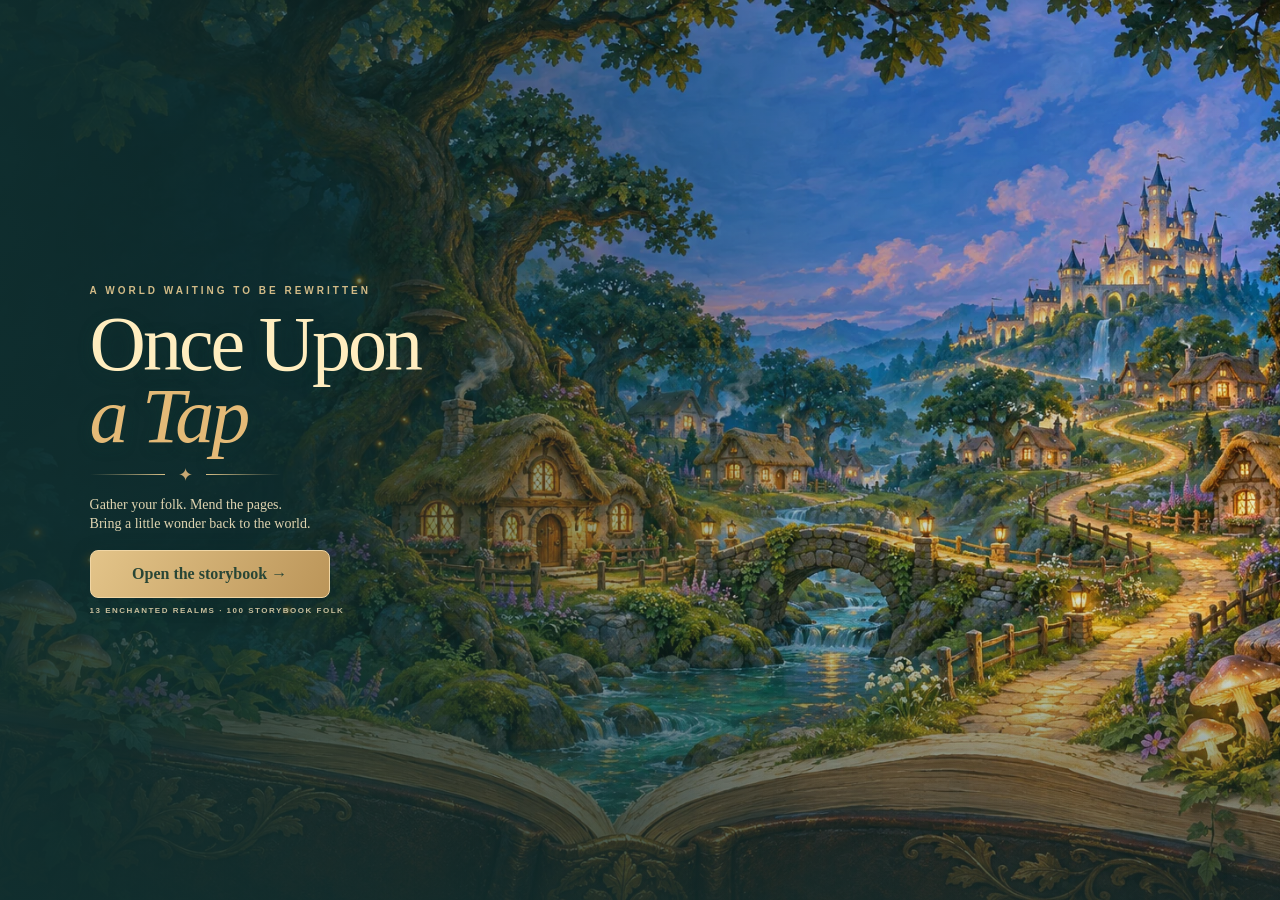
<file: index.html>
<!DOCTYPE html>
<html lang="en">
<head>
<meta charset="utf-8">
<meta name="viewport" content="width=device-width,initial-scale=1,viewport-fit=cover">
<meta name="theme-color" content="#163e35">
<link rel="icon" type="image/png" href="assets/icon.png">
<link rel="apple-touch-icon" href="assets/icon.png">
<meta name="apple-mobile-web-app-capable" content="yes">
<title>Once Upon a Tap · The Gilded Storybook</title>
<meta name="description" content="Restore thirteen enchanted realms in a storybook town-building adventure. 100 characters, 2700 tasks, no downloads or account required.">
<link rel="stylesheet" href="style.css?v=46">
<link rel="stylesheet" href="landscape.css?v=46">
<link rel="stylesheet" href="text-size.css?v=46">
<link rel="stylesheet" href="ux.css?v=46">
</head>
<body>
<canvas id="c" aria-label="Your enchanted town. Drag to explore; pinch or use the zoom buttons to zoom."></canvas>
<div id="chaptermark">THE GILDED STORYBOOK <span>EDITION XLIII</span></div>
<button id="journey" aria-label="Open your story trail"></button>
<div id="zoom"><button id="zoomout" aria-label="Zoom out">−</button><button id="homecam" aria-label="Fit whole town" title="Fit whole town">Fit</button><button id="zoomin" aria-label="Zoom in">+</button></div>
<div id="title-screen"><canvas id="title-art"></canvas><div class="title-copy"><div class="eyebrow">A WORLD WAITING TO BE REWRITTEN</div><h1>Once Upon<br><em>a Tap</em></h1><div class="title-rule">✦</div><p>Gather your folk. Mend the pages.<br>Bring a little wonder back to the world.</p><button id="begin" class="btn">Open the storybook <span>→</span></button><small>13 ENCHANTED REALMS · 100 STORYBOOK FOLK</small></div><div class="title-footer">THE GILDED STORYBOOK &nbsp; / &nbsp; EDITION XLIII</div></div>

<div id="hud">
  <div id="lvl">1</div>
  <div class="hudcol">
    <div class="bar"><i id="xpf"></i><span id="xpt"></span></div>
    <div class="pills">
      <div class="pill" id="coins">🪙 0</div>
      <div class="pill wish" id="wish">✨ 0</div>
      <div class="pill ench" id="ench">💖 ☆☆☆☆☆</div>
    </div>
  </div>
</div>

<button id="realmbtn">🌲 Hollow Wood ▾</button>
<div id="combo" class="hidden"></div>

<div id="tale"><div class="tbar"><i id="tf"></i></div><span id="tt">Tale meter</span></div>

<div id="fabs">
  <button id="btnCollect"><b>🪙</b><small>Collect</small><em id="bdgCollect" class="badge hidden"></em></button>
  <button id="btnSend"><b>🔁</b><small>Send all</small></button>
</div>

<div id="hint"></div>
<div id="toasts"></div>

<nav id="nav">
  <button data-nav="build"><b>🔨</b><small>Build</small></button>
  <button data-nav="folk"><b>👥</b><small>Folk</small></button>
  <button data-nav="quests"><b>📜</b><small>Quests</small><em id="bdgQuest" class="badge hidden"></em></button>
  <button data-nav="book"><b>📖</b><small>Book</small></button>
  <button data-nav="menu"><b>⚙️</b><small>More</small><em id="bdgMenu" class="badge hidden"></em></button>
</nav>

<div id="placebar" class="hidden">
  <div id="placetxt"></div>
  <button id="placeNo" aria-label="Cancel placement">✕</button>
  <button id="placeYes" aria-label="Confirm placement">✓</button>
</div>

<button id="sheetshade" class="hidden" aria-label="Close town journal backdrop" tabindex="-1" onclick="G.closeSheet()"></button>
<div id="sheet" class="hidden" role="dialog" aria-label="Town journal">
  <div id="sheethead"><span id="sheettitle"></span><button id="sheetclose" aria-label="Close town journal">✕</button></div>
  <div id="sheetbody"></div>
</div>

<div id="modal" class="hidden" role="dialog" aria-modal="true" aria-label="Story"><div id="modalbox"></div></div>

<script src="data_realms.js?v=46"></script>
<script src="chars_1.js?v=46"></script>
<script src="chars_2.js?v=46"></script>
<script src="chars_3.js?v=46"></script>
<script src="uniq_patch.js?v=46"></script>
<script src="data_build.js?v=46"></script>
<script src="edition-data.js?v=46"></script><script src="task-access.js?v=46"></script><script src="text-size.js?v=46"></script>
<script src="never-art.js?v=46"></script>
<script src="motion-data.js?v=46"></script><script src="art.js?v=46"></script>
<script src="campaign.js?v=46"></script><script src="game.js?v=46"></script>
</body>
</html>
</file>
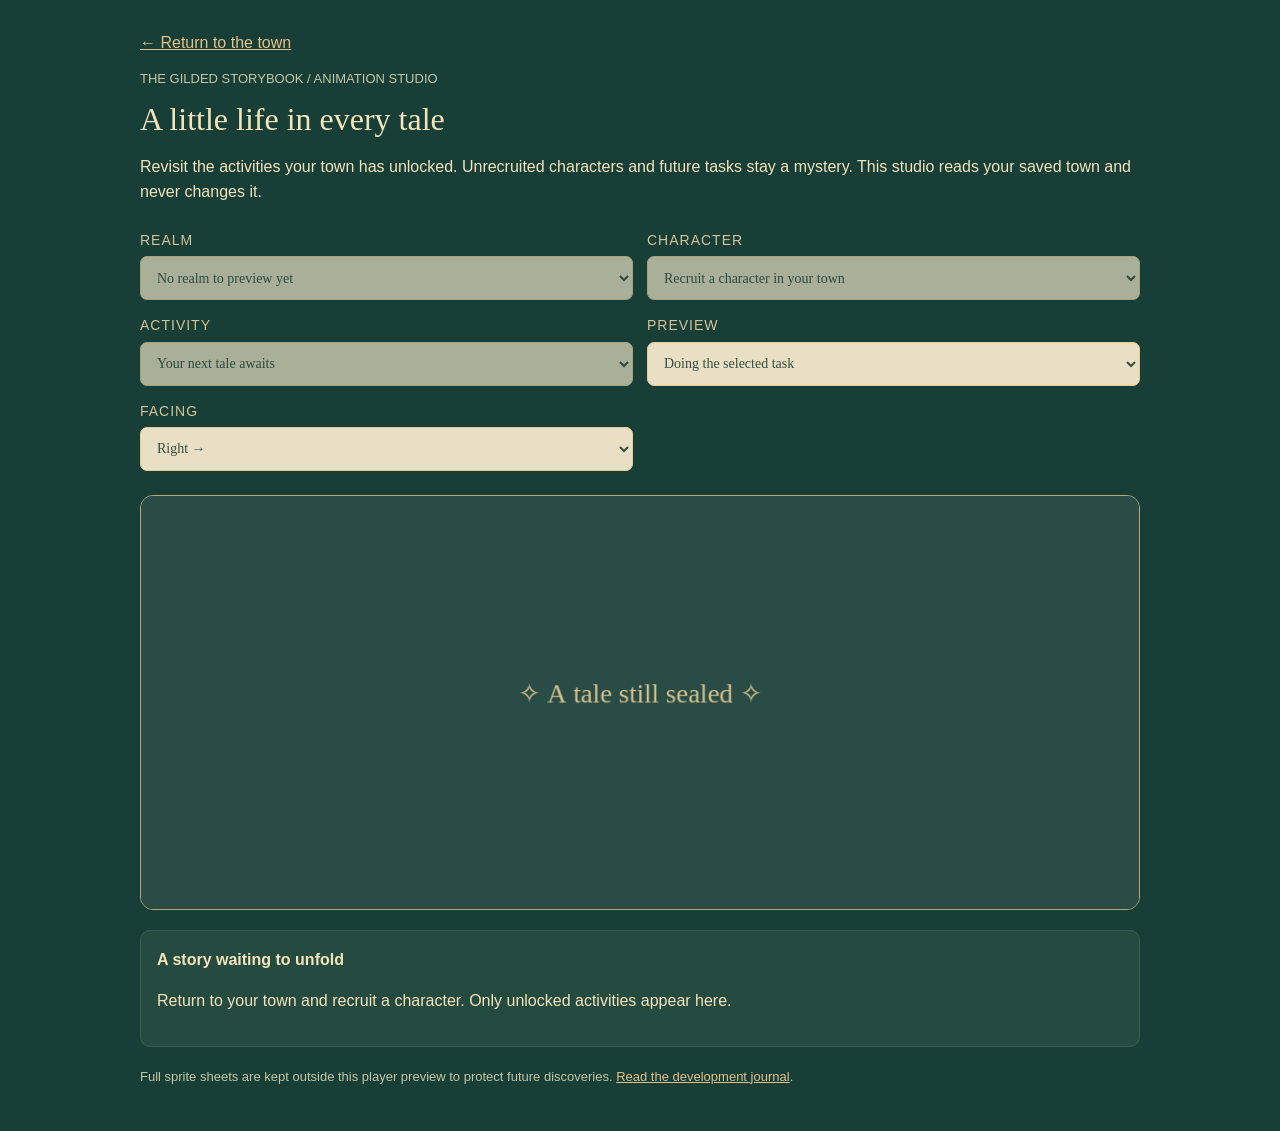
<file: art-gallery.html>
<!doctype html><html lang="en"><head><meta charset="utf-8"><meta name="viewport" content="width=device-width,initial-scale=1"><title>Animation studio · Once Upon a Tap</title><style>
*{box-sizing:border-box}body{margin:0;background:#173e37;color:#f4e4ba;font:15px/1.6 'Trebuchet MS',sans-serif}main{max-width:1040px;margin:auto;padding:30px 20px}a{color:#e4c186}h1{font:38px/1.1 Georgia;margin:10px 0}label{display:block;font-size:11px;letter-spacing:1px;margin-bottom:5px;color:#d5c398}.controls{display:grid;grid-template-columns:1fr 1fr;gap:14px;margin:24px 0}select{width:100%;padding:12px;background:#e9dfc5;border:1px solid #e8ca90;border-radius:7px;color:#355041;font:14px 'Trebuchet MS';min-height:44px}canvas{display:block;width:100%;border:1px solid #bca570;border-radius:13px;background:#375d4d}.detail{background:#254b41;border:1px solid #7c8f6644;padding:16px;border-radius:10px;margin:20px 0}.small{font-size:12px;color:#c3c7a6}.atlas{max-width:100%;background:repeating-conic-gradient(#294e45 0% 25%,#355a4f 0% 50%) 50% / 24px 24px;border-radius:8px}summary{cursor:pointer;padding:10px;font:20px Georgia}@media(max-width:600px){.controls{grid-template-columns:1fr}h1{font-size:30px}}
</style><link rel="stylesheet" href="text-size.css?v=46"></head><body class="studio-page"><main><a href="index.html">← Return to the town</a><p class="small">THE GILDED STORYBOOK / ANIMATION STUDIO</p><h1>A little life in every tale</h1><p>Revisit the activities your town has unlocked. Unrecruited characters and future tasks stay a mystery. This studio reads your saved town and never changes it.</p><div class="controls"><div><label for="realm">REALM</label><select id="realm"></select></div><div><label for="folk">CHARACTER</label><select id="folk"></select></div><div><label for="task">ACTIVITY</label><select id="task"></select></div><div><label for="motion">PREVIEW</label><select id="motion"><option value="task">Doing the selected task</option><option value="walk">Walking</option><option value="idle">Idle</option></select></div><div><label for="direction">FACING</label><select id="direction"><option value="1">Right →</option><option value="-1">← Left</option></select></div></div><canvas id="studio" width="1040" height="430" aria-label="Animated character and task preview"></canvas><div class="detail" id="details"></div><p class="small">Full sprite sheets are kept outside this player preview to protect future discoveries. <a href="project-status.html">Read the development journal</a>.</p></main>
<script src="data_realms.js?v=46"></script><script src="chars_1.js?v=46"></script><script src="chars_2.js?v=46"></script><script src="chars_3.js?v=46"></script><script src="uniq_patch.js?v=46"></script><script src="data_build.js?v=46"></script><script src="edition-data.js?v=46"></script><script src="task-access.js?v=46"></script><script src="text-size.js?v=46"></script><script src="never-art.js?v=46"></script><script src="motion-data.js?v=46"></script><script src="art.js?v=46"></script><script src="campaign.js?v=46"></script><script src="gallery.js?v=46"></script></body></html>
</file>
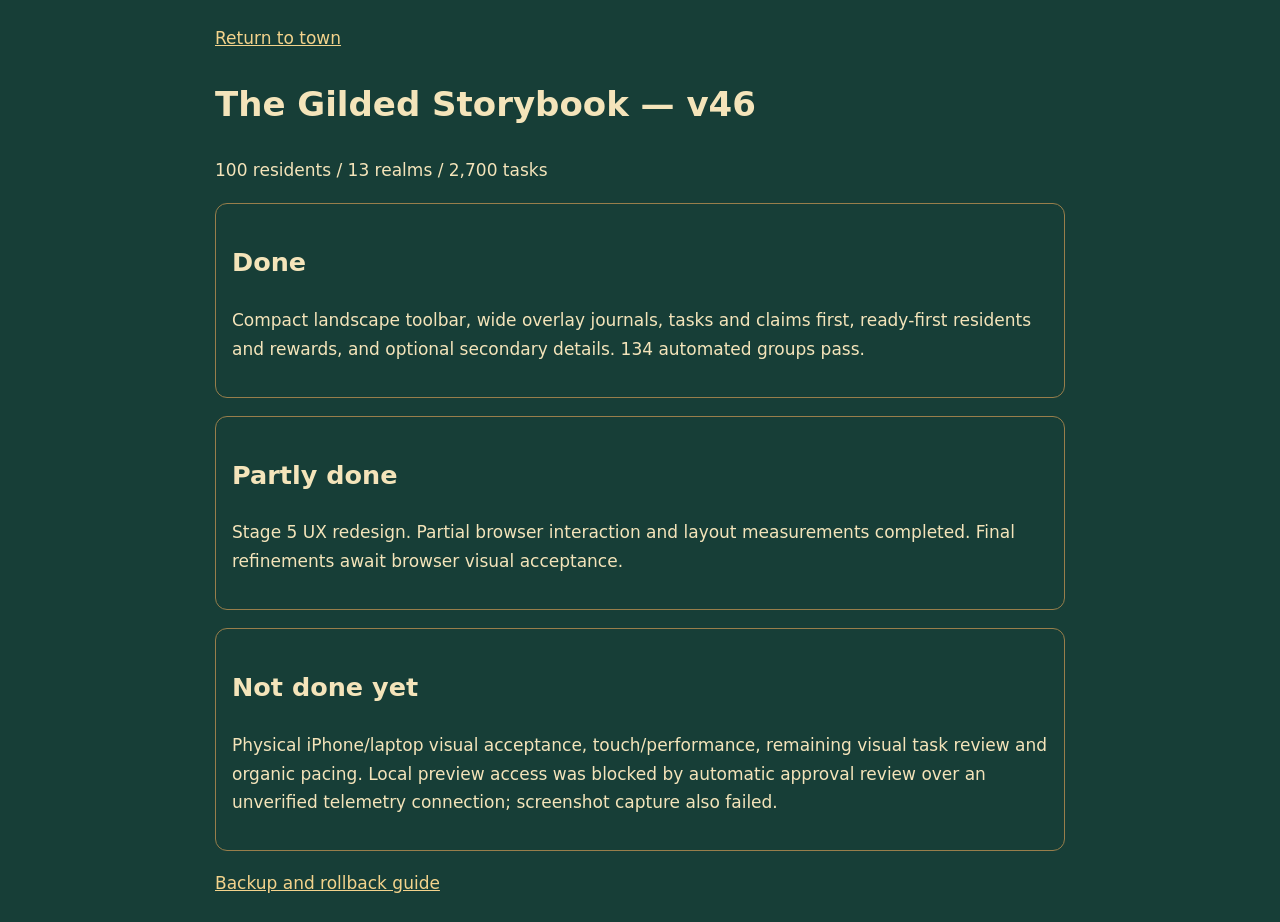
<file: project-status.html>
<!doctype html><html lang="en"><meta charset="utf-8"><meta name="viewport" content="width=device-width,initial-scale=1"><title>Development journal v46</title><style>body{background:#173e37;color:#f4e4ba;font:17px/1.7 system-ui;margin:0}main{max-width:850px;padding:24px;margin:auto}a{color:#f3d38c}section{padding:16px;border:1px solid #987e4b;margin:18px 0;border-radius:12px}</style><main><a href="index.html">Return to town</a><h1>The Gilded Storybook — v46</h1><p>100 residents / 13 realms / 2,700 tasks</p><section><h2>Done</h2><p>Compact landscape toolbar, wide overlay journals, tasks and claims first, ready-first residents and rewards, and optional secondary details. 134 automated groups pass.</p></section><section><h2>Partly done</h2><p>Stage 5 UX redesign. Partial browser interaction and layout measurements completed. Final refinements await browser visual acceptance.</p></section><section><h2>Not done yet</h2><p>Physical iPhone/laptop visual acceptance, touch/performance, remaining visual task review and organic pacing. Local preview access was blocked by automatic approval review over an unverified telemetry connection; screenshot capture also failed.</p></section><a href="SAVE-GUIDE.md">Backup and rollback guide</a></main></html>
</file>
<file: style.css>
:root{
  --bg:#120a24; --panel:#1c1236; --panel2:#2a1b4d; --cy:#22e3ff; --mg:#ff3fd0; --gold:#ffd24a; --txt:#f4ecff; --dim:#a898cc;
  --safe-t:env(safe-area-inset-top,0px); --safe-b:env(safe-area-inset-bottom,0px);
}
*{box-sizing:border-box;-webkit-tap-highlight-color:transparent;user-select:none;-webkit-user-select:none}
html,body{margin:0;height:100%;background:var(--bg);color:var(--txt);font-family:system-ui,-apple-system,"Segoe UI",Roboto,sans-serif;overflow:hidden;overscroll-behavior:none}
#c{position:fixed;inset:0;width:100%;height:100%;touch-action:none;display:block}
.hidden{display:none!important}
button{font:inherit;color:inherit;border:0;cursor:pointer}

/* HUD */
#hud{position:fixed;top:calc(6px + var(--safe-t));left:6px;right:6px;display:flex;gap:8px;align-items:center;pointer-events:none}
#lvl{width:46px;height:46px;border-radius:50%;background:radial-gradient(circle at 30% 30%,var(--mg),#7a1fa8);border:3px solid var(--cy);display:flex;align-items:center;justify-content:center;font-weight:800;font-size:20px;box-shadow:0 0 14px #ff3fd066}
.hudcol{flex:1;display:flex;flex-direction:column;gap:4px}
.bar{position:relative;height:14px;background:#0008;border-radius:8px;overflow:hidden;border:1px solid #fff3}
.bar i{display:block;height:100%;width:0;background:linear-gradient(90deg,var(--cy),var(--mg));transition:width .25s}
.bar span{position:absolute;inset:0;text-align:center;font-size:10px;line-height:14px;font-weight:700;text-shadow:0 1px 2px #000}
.pills{display:flex;gap:6px}
.pill{background:#000a;border:1px solid #fff3;border-radius:14px;padding:3px 9px;font-weight:700;font-size:13px;white-space:nowrap}
.pill.wish{color:var(--cy)} .pill.ench{color:var(--mg);margin-left:auto}
#combo{position:fixed;top:calc(78px + var(--safe-t));left:50%;transform:translateX(-50%);padding:4px 14px;border-radius:20px;background:linear-gradient(90deg,var(--mg),var(--cy));font-weight:900;font-size:16px;box-shadow:0 0 18px var(--mg);pointer-events:none}
#combo.pop{animation:pop .25s}
@keyframes pop{0%{transform:translateX(-50%) scale(1.5)}100%{transform:translateX(-50%) scale(1)}}

#tale{position:fixed;top:calc(62px + var(--safe-t));left:8px;right:8px;display:flex;align-items:center;gap:8px;pointer-events:none;font-size:10px;color:var(--dim)}
.tbar{flex:1;height:6px;background:#0008;border-radius:4px;overflow:hidden}
.tbar i{display:block;height:100%;width:0;background:var(--gold)}

/* fabs */
#fabs{position:fixed;right:8px;bottom:calc(78px + var(--safe-b));display:flex;flex-direction:column;gap:8px}
#fabs button,#nav button{position:relative;background:linear-gradient(180deg,var(--panel2),var(--panel));border:2px solid var(--cy);border-radius:16px;padding:6px 10px;display:flex;flex-direction:column;align-items:center;box-shadow:0 3px 10px #0008}
#fabs button{width:62px}
#fabs b,#nav b{font-size:22px;line-height:1.1}
small{font-size:10px;font-weight:700;color:var(--dim)}
#fabs button:active,#nav button:active{transform:scale(.94)}
.badge{position:absolute;top:-6px;right:-6px;min-width:20px;height:20px;border-radius:10px;background:var(--mg);color:#fff;font-style:normal;font-size:11px;font-weight:800;display:flex;align-items:center;justify-content:center;padding:0 5px;box-shadow:0 0 8px var(--mg)}

#nav{position:fixed;left:6px;right:6px;bottom:calc(6px + var(--safe-b));display:flex;gap:6px}
#nav button{flex:1}

#hint{position:fixed;left:10px;right:80px;bottom:calc(80px + var(--safe-b));background:#000b;border:1px solid var(--mg);border-radius:12px;padding:6px 10px;font-size:12px;font-weight:600;pointer-events:none;opacity:0;transition:opacity .3s}
#hint.show{opacity:1}

#toasts{position:fixed;top:calc(96px + var(--safe-t));left:0;right:0;display:flex;flex-direction:column;align-items:center;gap:4px;pointer-events:none}
.toast{background:#000c;border:1px solid var(--cy);border-radius:14px;padding:5px 12px;font-size:12px;font-weight:700;max-width:90%;text-align:center;animation:tin .2s,tout .4s 2.8s forwards}
.toast.big{border-color:var(--mg);background:#2a0a3ccc}
@keyframes tin{from{transform:translateY(-8px);opacity:0}}
@keyframes tout{to{opacity:0;transform:translateY(-8px)}}

/* sheet */
#sheet{position:fixed;left:0;right:0;bottom:0;max-height:78%;display:flex;flex-direction:column;background:var(--panel);border-top:3px solid var(--mg);border-radius:20px 20px 0 0;box-shadow:0 -6px 30px #000a;padding-bottom:var(--safe-b);animation:up .2s}
@keyframes up{from{transform:translateY(40px);opacity:0}}
#sheethead{display:flex;align-items:center;justify-content:space-between;padding:10px 14px;font-weight:800;font-size:16px}
#sheetclose{background:#fff2;border-radius:50%;width:32px;height:32px;font-size:16px}
#sheetbody{overflow-y:auto;padding:0 12px 14px;-webkit-overflow-scrolling:touch}
.row{display:flex;align-items:center;gap:10px;background:var(--panel2);border-radius:14px;padding:8px 10px;margin-bottom:8px}
.row .em{font-size:30px;width:40px;text-align:center}
.row .mid{flex:1;min-width:0}
.row .nm{font-weight:800;font-size:14px}
.row .sub{font-size:11px;color:var(--dim)}
.btn{background:linear-gradient(180deg,var(--mg),#a31fa0);border-radius:12px;padding:8px 12px;font-weight:800;font-size:13px;white-space:nowrap}
.btn.cy{background:linear-gradient(180deg,var(--cy),#0a8fb0);color:#021}
.btn.off{background:#444;color:#999}
.btn.sm{padding:5px 9px;font-size:12px}
.chips{display:flex;gap:6px;overflow-x:auto;padding-bottom:8px}
.chip{flex:none;background:#fff1;border:1px solid #fff3;border-radius:14px;padding:5px 10px;font-size:12px;font-weight:700}
.chip.on{background:var(--cy);color:#021}
.h3{font-weight:800;font-size:13px;margin:10px 0 6px;color:var(--cy)}
.task{display:flex;align-items:center;gap:8px;background:var(--panel2);border-radius:12px;padding:8px 10px;margin-bottom:6px;width:100%;text-align:left}
.task.t0{border-left:4px solid var(--cy)} .task.t1{border-left:4px solid var(--gold)} .task.t2{border-left:4px solid var(--mg)}
.task .tn{flex:1;font-weight:700;font-size:13px} .task .tr{font-size:11px;color:var(--dim);text-align:right}
.task.lock{opacity:.5}
.prog{height:10px;background:#0008;border-radius:6px;overflow:hidden;margin:6px 0}
.prog i{display:block;height:100%;background:linear-gradient(90deg,var(--cy),var(--mg))}
.sig{color:var(--gold)}
.qrow{display:flex;gap:10px;align-items:center;background:var(--panel2);border-radius:14px;padding:10px;margin-bottom:8px}
.qrow.done{border:2px solid var(--gold)}
.small{font-size:11px;color:var(--dim)}

#modal{position:fixed;inset:0;background:#000b;display:flex;align-items:center;justify-content:center;z-index:50;padding:20px}
#modalbox{background:var(--panel);border:3px solid var(--mg);border-radius:22px;padding:18px;max-width:380px;width:100%;text-align:center;box-shadow:0 0 40px #ff3fd066;animation:pop2 .25s}
@keyframes pop2{from{transform:scale(.8);opacity:0}}
#modalbox h2{margin:4px 0 8px;font-size:22px;color:var(--cy)}
#modalbox p{margin:6px 0;font-size:13px;color:var(--txt)}
#modalbox .big{font-size:54px}

#placebar{position:fixed;left:8px;right:8px;bottom:calc(8px + var(--safe-b));display:flex;gap:8px;align-items:center;background:var(--panel);border:2px solid var(--cy);border-radius:18px;padding:8px}
#placetxt{flex:1;font-size:12px;font-weight:700}
#placebar button{width:52px;height:46px;border-radius:14px;font-size:22px;font-weight:900}
#placeYes{background:#17c964;color:#031} #placeNo{background:#e5335a}

/* v2 additions */
#realmbtn{position:fixed;top:calc(82px + var(--safe-t));left:8px;z-index:6;background:#000b;border:1px solid var(--cy);color:#fff;border-radius:16px;padding:5px 12px;font-size:12px;font-weight:800}
#combo{top:calc(116px + var(--safe-t))}
.story{font-style:italic;line-height:1.45;color:#f3e9ff;text-align:left}
.story.sm{font-size:12px;margin:6px 0 8px}
.blank{color:var(--dim);letter-spacing:1px}
#modalbox .story{max-height:46vh;overflow:auto}
/* Gilded Storybook: ink, vellum, patinated brass and forest glass. */
:root{--bg:#142f2c;--panel:#f0e7d1;--panel2:#e4d9be;--cy:#3e7469;--mg:#9c644c;--gold:#e8c787;--txt:#2e4039;--dim:#687368}
body{font-family:'Trebuchet MS','Segoe UI',sans-serif;color:var(--txt)}
button:focus-visible{outline:3px solid #e6b950;outline-offset:3px}
button{touch-action:manipulation;min-height:44px}
#hud{top:calc(35px + var(--safe-t));left:16px;right:16px;gap:10px}
#chaptermark{position:fixed;top:calc(12px + var(--safe-t));left:18px;right:18px;color:#f2e3bd;font:600 10px 'Trebuchet MS',sans-serif;letter-spacing:2.1px;text-shadow:0 2px 4px #173a33;pointer-events:none}
#chaptermark span{float:right;font-size:8px;opacity:.65;letter-spacing:1.8px}
#lvl{width:46px;height:46px;border:2px solid #e5cc91;background:linear-gradient(145deg,#5c8272,#284e47);box-shadow:0 3px 10px #162f3566,inset 0 0 0 3px #365c50;color:#f2dfaf;font:700 23px Georgia}
.bar{height:13px;background:#153e3ac9;border-color:#e0c48770}.bar i{background:linear-gradient(90deg,#a1bd8d,#e5cf91)}.bar span{color:#fbf0ce;font-size:9px;line-height:12px;text-shadow:0 1px 2px #172e2c}
.pills{gap:5px}.pill{color:#f7e7bd;background:#1d433ddd;border:1px solid #d4bd8670;border-radius:7px;font-size:12px;padding:5px 8px;box-shadow:0 2px 5px #18332c33}.pill.wish,.pill.ench{color:#ead7ae}.pill.ench{font-size:10px;letter-spacing:-1px}
#tale{top:calc(94px + var(--safe-t));left:18px;right:18px;color:#efe1bb;font-size:9px;text-shadow:0 1px #183d32}.tbar{background:#173d36a8;height:4px}.tbar i{background:#e2c383}
#realmbtn{top:calc(112px + var(--safe-t));left:16px;right:auto;max-width:calc(100% - 110px);border:1px solid #d2c19180;background:#214c43e8;color:#f3e3b8;border-radius:8px;padding:7px 12px;font:600 14px Georgia;box-shadow:0 3px 10px #15372b40}
#journey{position:fixed;left:16px;top:calc(166px + var(--safe-t));width:min(290px,calc(100% - 92px));padding:11px 14px;text-align:left;background:linear-gradient(115deg,#f1e6cdeb,#e6d6b2e8);border:1px solid #f4e6be;border-left:3px solid #aa8451;border-radius:3px 11px 11px 3px;box-shadow:0 4px 16px #173b2b30;color:#344b40;display:flex;flex-direction:column;gap:4px}
.eyebrow{font-size:9px;letter-spacing:1.5px;font-weight:800;color:#8b714e}#journey strong{font:600 16px Georgia}.journey-state{font-size:10px;color:#5e7060}
#zoom{position:fixed;right:16px;top:calc(112px + var(--safe-t));display:flex;flex-direction:column;border:1px solid #d9c68b80;border-radius:9px;overflow:hidden;box-shadow:0 4px 14px #183e3140}#zoom button{width:38px;min-height:36px;background:#21483ee8;color:#e9d9ab;font:20px Georgia;border-bottom:1px solid #d9c68b33}
#nav{left:10px;right:10px;gap:0;bottom:calc(8px + var(--safe-b));background:linear-gradient(#f1e8d2,#d8caa7);border:1px solid #eddcb0;border-radius:17px;box-shadow:0 4px 24px #102c3570,inset 0 0 0 3px #fff3;padding:5px}
#nav button{background:transparent;border:0;border-right:1px solid #8d8c6b40;border-radius:0;box-shadow:none;color:#3c5145;min-height:53px;padding:3px 4px}#nav button:last-child{border:0}#nav b{font-size:21px}#nav small{font-size:10px;color:#48604e;margin-top:4px;letter-spacing:.3px}
#fabs{right:15px;bottom:calc(90px + var(--safe-b));gap:7px}#fabs button{background:linear-gradient(#e9d9af,#cab383);border:1px solid #f7e6b9;box-shadow:0 3px 12px #193e3855,inset 0 0 0 3px #bfa77640;border-radius:13px;width:59px;padding:7px 3px}#fabs small{font-size:9px;color:#4d5945}
.badge{background:#9e6245;color:#fff1d2;box-shadow:0 1px 5px #3c422c55;font-size:10px;min-width:18px;height:18px}
#combo{background:#c59b5b;color:#fff6d9;box-shadow:0 2px 12px #37452a55;top:calc(270px + var(--safe-t));font:700 12px Georgia}
#hint{background:#183f36de;color:#e8dfc3;border:1px solid #cabb8660;border-radius:7px;padding:10px 12px;font-size:11px;font-weight:400;left:15px;right:87px;bottom:calc(90px + var(--safe-b))}
#toasts{top:calc(260px + var(--safe-t));z-index:60}.toast{background:#234c43ee;color:#f3e6bf;border-color:#cbb27a;font-size:12px;padding:10px 15px;box-shadow:0 3px 18px #15332e55}.toast.big{background:#365c4cf5;border-color:#efd5a1}
#sheet{z-index:20;max-height:76%;background:linear-gradient(120deg,#f3ecd9,#e8dfc7);border-top:2px solid #c5a367;border-radius:23px 23px 0 0;box-shadow:0 -10px 50px #122c3066;padding-bottom:calc(10px + var(--safe-b))}
#sheethead{padding:18px 20px 14px;font:700 19px Georgia;color:#334e43;border-bottom:1px solid #aa997e40;margin-bottom:10px}#sheetclose{width:44px;height:44px;background:#d9cfb3;color:#4e5d4d}#sheetbody{padding:0 16px 20px;scrollbar-color:#b8a477 transparent}
.row,.qrow{background:#fffcf066;border:1px solid #b2a98744;border-radius:12px;padding:12px 10px;margin-bottom:9px;box-shadow:0 1px 2px #907d4b08}.row .nm,.qrow .nm{font-size:13px}.row .sub,.qrow .sub{font-size:11px;line-height:1.45;color:#67725f;margin-top:3px}.row .em{width:47px;flex-shrink:0;overflow:hidden}.row .em .portrait{width:48px;height:56px;object-fit:contain;vertical-align:middle}.portrait-loading{font:25px Georgia;color:#ac8750}
.btn{background:linear-gradient(#447568,#2c574a);color:#fff1cb;border:1px solid #335f50;border-radius:8px;padding:11px 14px;font-size:12px;box-shadow:0 2px 4px #4a5e3b20;min-height:44px}.btn.cy{background:linear-gradient(#bd975e,#a9834d);color:#fff4d6;border-color:#a78953}.btn.off{background:#d4ceb9;color:#808575;border-color:#c4bda5;box-shadow:none}.btn.sm{min-height:44px;padding:8px 10px;font-size:11px}
.chips{gap:5px;margin:2px 0 6px;padding-bottom:8px}.chip{border:1px solid #b0a58066;border-radius:7px;background:#e1d7bc;color:#56634f;font-size:11px;padding:7px 10px}.chip.on{background:#456c58;color:#f7e7ba}
.h3{font:700 16px Georgia;color:#4b6755;margin:20px 0 11px}.task{background:#faf5e8;border:1px solid #b9ad8b55;border-radius:8px;margin-bottom:8px;padding:12px 10px;min-height:60px}.task.t0{border-left:3px solid #6d9374}.task.t1{border-left:3px solid #c5a363}.task.t2{border-left:3px solid #8e829d}.task .tn{font-size:12px;line-height:1.45}.task .tr{font-size:10px;line-height:1.5;flex-shrink:0;max-width:42%;color:#69755f}.task.lock{opacity:.6}
.prog{height:6px;background:#b8b49b55;border-radius:4px;margin:10px 0}.prog i{background:linear-gradient(90deg,#6e967c,#b9bd85)}.qrow.done{border:1px solid #b1955a;background:#f7edce}.small{color:#73806b;line-height:1.5}
.story{font:17px/1.75 Georgia!important;color:#51604c}.story.sm{font-size:14px!important;line-height:1.6!important}.character-banner{display:flex;gap:14px;align-items:center;margin:10px 0}.character-banner .portrait{width:80px;height:100px;object-fit:contain;filter:drop-shadow(0 3px 2px #384f3b33)}.character-banner h2{font:25px Georgia;margin:7px 0;color:#405a49}.realm-thumb{width:50px;height:46px;object-fit:cover;border-radius:8px;vertical-align:middle}
#modal{background:#102e30b8;backdrop-filter:blur(6px);padding:18px}#modalbox{background:radial-gradient(ellipse at top,#faf1d9,#e5d7b8);color:#3c5142;border:1px solid #e1c68f;border-radius:16px;padding:27px 24px;max-height:86dvh;overflow:auto;box-shadow:0 0 0 5px #4a685e55,0 15px 80px #102d3377}#modalbox h2{font:28px Georgia;color:#3d5947}#modalbox .big{filter:sepia(.2);font-size:48px}
#placebar{z-index:30;background:#f1e5c7;border-color:#c5aa71;box-shadow:0 3px 20px #203b3e55;bottom:calc(85px + var(--safe-b))}#placeYes{background:#48775e!important;color:#f9efd3}#placeNo{background:#b17b61!important;color:#fff2d9}
.trail-card{padding:18px;background:linear-gradient(130deg,#dfd4b5,#f5eacb);border:1px solid #bfa56f;border-radius:12px;box-shadow:inset 0 0 0 4px #f6eddb60;margin:2px 0 18px}.trail-card h2{font:24px/1.15 Georgia;color:#405842;margin:10px 0}.trail-card p{font:14px/1.6 Georgia;color:#62705b}.trail-bottom{display:flex;align-items:center;justify-content:space-between;gap:10px}.trail-bottom span{font-size:10px;color:#637259}
#title-screen{position:fixed;inset:0;z-index:100;background:#143a35 url('assets/title.webp') center/cover no-repeat;color:#f4e6c1;display:flex;align-items:center;justify-content:flex-start;overflow:hidden}
#title-screen:after{content:'';position:absolute;inset:0;background:linear-gradient(90deg,#102f2fe8,#17332e38 65%,#183b2c0a),linear-gradient(0deg,#132b2cbb,transparent 30%);pointer-events:none}
#title-art{position:absolute;inset:0;width:100%;height:100%;opacity:.06;pointer-events:none}.title-copy{position:relative;z-index:1;margin:0 8%;max-width:490px}.title-copy .eyebrow{color:#d2bb87;letter-spacing:3px;font-size:10px}.title-copy h1{font:clamp(55px,7vw,100px)/.92 Georgia;letter-spacing:-3px;font-weight:400;margin:30px 0 20px;color:#ffedbf;text-shadow:0 4px 15px #153e3255}.title-copy h1 em{font-weight:400;color:#e4ba77}.title-rule{display:flex;align-items:center;gap:13px;color:#c7a873;font-size:18px;margin:24px 0}.title-rule:before,.title-rule:after{content:'';height:1px;width:75px;background:linear-gradient(90deg,#d7be86,transparent)}.title-rule:before{transform:rotate(180deg)}.title-copy p{font:16px/1.8 Georgia;color:#dfd4b0}.title-copy .btn{margin:15px 0 18px;background:linear-gradient(120deg,#e3c489,#bb9559);border:1px solid #f0d6a5;color:#294636;min-width:240px;font:600 16px Georgia;padding:17px 22px;box-shadow:0 4px 20px #112e2d55}.title-copy .btn span{margin-left:20px}.title-copy small{display:block;color:#c8bf9d;font-size:8px;letter-spacing:1.5px}.title-footer{position:absolute;bottom:24px;left:8%;z-index:1;font-size:8px;letter-spacing:2px;opacity:.6}
@media(min-width:750px){#hud{right:auto;width:360px}#tale{right:auto;width:360px}#journey{top:calc(171px + var(--safe-t))}#sheet{left:auto;right:18px;bottom:18px;width:470px;max-height:86%;border-radius:18px;border:1px solid #c6aa78}#nav{left:50%;right:auto;transform:translateX(-50%);width:430px}#fabs{bottom:100px}#hint{max-width:360px}#zoom{top:35px}#realmbtn{top:115px}#chaptermark{right:20px}#toasts{left:390px;right:100px;top:20px}}
@media(max-width:500px){#title-screen{background-position:62% center;align-items:flex-start}#title-screen:after{background:linear-gradient(90deg,#102f2ee0,#102f2b30),linear-gradient(0deg,#102e2be8,transparent 75%)}.title-copy{margin:15dvh 8% 0}.title-copy h1{font-size:67px}.title-copy .eyebrow{font-size:8px;letter-spacing:2px}.title-copy p{font-size:15px}.title-footer{bottom:calc(20px + var(--safe-b))}.pill.ench{padding:5px 4px;font-size:9px}#chaptermark span{display:none}}
@media(max-height:540px){.title-copy{margin-top:2vh}.title-copy h1{font-size:46px;margin:15px 0}.title-rule{margin:10px 0}.title-copy p{font-size:12px}.title-copy .btn{margin:5px 0;padding:10px}.title-footer{display:none}#journey{top:151px;padding:7px 10px}#hint{display:none}#sheet{max-height:90%}}
@media(prefers-reduced-motion:reduce){*,*:before,*:after{animation:none!important;transition:none!important}}

.activity-stage{position:relative;margin:12px 0;border:1px solid #c7b185;border-radius:10px;overflow:hidden;background:#385b4e}.activity-stage canvas{width:100%;height:auto;display:block}.activity-stage span{position:absolute;left:12px;bottom:9px;font:italic 11px Georgia;color:#f1deb3;text-shadow:0 1px 3px #20392c}
.folk-story{font:12px Georgia;color:#69795f;margin:6px 0 13px}.folk-story summary{cursor:pointer;min-height:30px;padding:5px 0}.character-banner{margin:5px 0}.character-banner .portrait{height:80px;width:68px}
a.btn{text-decoration:none;display:inline-flex;align-items:center;justify-content:center}
.portrait{display:inline-block;background-repeat:no-repeat;vertical-align:middle}

/* Sealed activities reveal no task-specific artwork or metadata. */
.task.mystery{opacity:1;cursor:default;background:linear-gradient(120deg,#e9e1cc,#f4eddb);border:1px dashed #b5a989;align-items:center;text-align:left;color:#716d5b}
.mystery .tn{font:italic 14px Georgia;min-width:0}.sealed{display:inline-grid;place-items:center;width:24px;height:28px;border:1px solid #bbaa81;border-radius:50%;margin-right:6px;color:#96804f;font-style:normal}
.mystery-copy{display:block;font:10px/1.5 'Trebuchet MS',sans-serif;margin:5px 0 0;color:#827d67}.mystery .tr{font-size:10px;color:#716d5b;max-width:45%;overflow-wrap:anywhere}
.mystery-summary{padding:12px 13px;margin:13px 0;background:#ece3cc;border:1px solid #c1b18d66;border-radius:8px;font-size:11px;line-height:1.6}.mystery-summary strong,.mystery-summary span{display:block}.mystery-summary span{color:#7a7861;font-size:10px}

/* Available activities precede every sealed tier, including the All view. */
.task-group{margin:17px 0 8px}.task-group-title{display:flex;align-items:center;gap:9px;font:20px Georgia;color:#3e5b49;margin:0 0 8px}.task-group-title span{display:inline-grid;place-items:center;min-width:25px;min-height:25px;padding:2px 7px;border-radius:20px;background:#d7e2ce;font:12px 'Trebuchet MS',sans-serif;color:#355443}.task-group.locked{border-top:1px solid #c3b58c77;padding-top:17px;margin-top:22px}.task-group.locked .task-group-title{color:#7c7058}.task-group.locked .task-group-title span{background:#e7ddc5;color:#7c7058}.task-tier-label{font-size:10px;letter-spacing:1px;text-transform:uppercase;color:#7b755e;margin:12px 0 6px}.task-group-hint{font-size:11px;color:#746d59;line-height:1.6;margin:7px 0}.task-recommendation{display:block;font:10px/1.6 'Trebuchet MS',sans-serif;color:#4c7056;margin-bottom:4px}
</file>
<file: landscape.css>
/* Horizontal town workspace, with portrait styles supplied by style.css. */
:root {
  --safe-l: env(safe-area-inset-left, 0px);
  --safe-r: env(safe-area-inset-right, 0px);
}
#homecam { font: 600 12px 'Trebuchet MS', sans-serif; }
#sheetbody { min-height: 0; overscroll-behavior: contain; }

@media (orientation: landscape) and (min-width: 560px) {
  body {
    --rail: 76px;
    --map-left: calc(var(--rail) + var(--safe-l));
    --map-top: calc(62px + var(--safe-t));
    --map-bottom: calc(66px + var(--safe-b));
    --map-right: calc(10px + var(--safe-r));
    --journal-width: min(410px, 46vw);
  }
  body.journal-open { --map-right: calc(var(--journal-width) + 20px + var(--safe-r)); }
  #c {
    inset: auto;
    left: var(--map-left);
    top: var(--map-top);
    width: calc(100% - var(--map-left) - var(--map-right));
    height: calc(100% - var(--map-top) - var(--map-bottom));
    border-radius: 12px;
  }
  #chaptermark { display: none; }
  #hud { left: auto; right: calc(12px + var(--safe-r)); top: calc(6px + var(--safe-t)); width: min(330px, 43vw); gap: 7px; }
  #lvl { width: 39px; height: 39px; flex-shrink: 0; font-size: 20px; }
  .hudcol { min-width: 0; }
  .pills { gap: 3px; }
  .pill { font-size: 11px; padding: 3px 6px; }
  .pill.ench { font-size: 9px; }
  #tale { left: auto; right: calc(12px + var(--safe-r)); top: calc(48px + var(--safe-t)); width: min(330px, 43vw); font-size: 9px; }
  #realmbtn { left: var(--map-left); right: auto; top: calc(7px + var(--safe-t)); width: calc(54vw - var(--map-left) - 14px); max-width: 330px; min-height: 44px; overflow: hidden; text-overflow: ellipsis; white-space: nowrap; }
  #nav { left: calc(6px + var(--safe-l)); right: auto; top: calc(7px + var(--safe-t)); bottom: calc(7px + var(--safe-b)); width: 62px; transform: none; flex-direction: column; gap: 3px; padding: 4px; overflow-y: auto; overflow-x: hidden; border-radius: 13px; }
  #nav .badge { top: 0; right: 0; }
  #nav button { flex: 1 0 48px; min-height: 48px; border-right: 0; border-bottom: 1px solid #8d8c6b40; padding: 3px 0; }
  #nav b { font-size: 19px; }
  #nav small { margin-top: 1px; font-size: 10px; }
  #journey { left: var(--map-left); top: auto; bottom: calc(8px + var(--safe-b)); width: min(300px, calc(100% - var(--map-left) - 292px - var(--safe-r))); height: 50px; padding: 5px 10px; gap: 1px; justify-content: center; }
  #journey .eyebrow { display: none; }
  #journey strong { font-size: 13px; overflow: hidden; text-overflow: ellipsis; white-space: nowrap; }
  #journey .journey-state { font-size: 10px; overflow: hidden; text-overflow: ellipsis; white-space: nowrap; }
  #fabs { right: calc(10px + var(--safe-r)); bottom: calc(8px + var(--safe-b)); flex-direction: row; gap: 6px; }
  #fabs button { width: 62px; min-height: 50px; padding: 4px; }
  #fabs b { font-size: 18px; }
  #zoom { right: calc(150px + var(--safe-r)); top: auto; bottom: calc(10px + var(--safe-b)); flex-direction: row; }
  #zoom button { width: 44px; min-height: 46px; border-bottom: 0; border-right: 1px solid #d9c68b33; }
  #sheet { top: var(--map-top); right: calc(10px + var(--safe-r)); bottom: var(--map-bottom); left: auto; width: var(--journal-width); max-height: none; border: 1px solid #c6aa78; border-radius: 12px; padding-bottom: 0; animation: none; }
  #sheethead { padding: 6px 10px; margin-bottom: 6px; font-size: 17px; gap: 6px; min-height: 54px; }
  #sheettitle { min-width: 0; }
  #sheetclose { flex-shrink: 0; }
  #sheetbody { padding: 0 10px 14px; }
  .activity-stage { margin: 8px 0; }
  .task-filters { position: sticky; top: 0; z-index: 2; background: #ece3cc; padding-top: 5px; }
  .task-filters .chip { min-height: 44px; }
  #placebar { left: var(--map-left); right: calc(10px + var(--safe-r)); bottom: calc(7px + var(--safe-b)); min-height: 52px; padding: 4px 6px; border-radius: 10px; }
  #placetxt { line-height: 1.25; }
  #hint { left: calc(var(--map-left) + 8px); right: auto; bottom: calc(var(--map-bottom) + 8px); max-width: min(350px, 55vw); padding: 6px 10px; }
  #toasts { left: calc(var(--map-left) + 8px); right: calc(20px + var(--safe-r)); top: calc(var(--map-top) + 8px); }
  #combo { top: calc(var(--map-top) + 6px); }
  #modal { padding: calc(8px + var(--safe-t)) calc(14px + var(--safe-r)) calc(8px + var(--safe-b)) calc(14px + var(--safe-l)); }
  #modalbox { width: min(580px, 90vw); max-width: 580px; max-height: 100%; padding: 16px 22px; }
  #modalbox .story { max-height: none; }
  #modalbox .big { font-size: 30px; }
  #modalbox h2 { font-size: 23px; }
  #title-screen { background-position: center; align-items: center; overflow-y: auto; }
  .title-copy { margin: 20px 7%; max-width: 460px; }
  .title-copy h1 { font-size: clamp(40px, 10vh, 78px); margin: 12px 0; }
  .title-rule { margin: 9px 0; }
  .title-copy p { font-size: 14px; line-height: 1.4; margin: 8px 0; }
  .title-copy .btn { min-height: 48px; margin: 8px 0; padding: 12px 18px; }
  .title-footer { display: none; }
}

@media (orientation: landscape) and (min-width: 560px) and (max-width: 700px) {
  body { --journal-width: min(340px, 58vw); }
  .pill.ench { display: none; }
  #journey { padding-left: 6px; }
  #journey strong { font-size: 12px; }
}
</file>
<file: text-size.css>
:root { --text-scale: 1; }
.text-settings { border: 1px solid #b2a98777; border-radius: 10px; padding: 12px; margin: 0 0 14px; }
.text-settings legend { font: 700 calc(17px * var(--text-scale)) Georgia; padding: 0 5px; }
.text-settings p { margin: 0 0 10px; }
.text-size-choices { display: flex; flex-wrap: wrap; gap: 7px; }
.text-size-choices button { flex: 1 1 80px; min-height: 48px; white-space: normal; }
.text-size-choices button[aria-pressed="true"] { background: #315c49; color: #fff2cc; outline: 2px solid #92703f; outline-offset: 1px; }
#sheethead { font-size: calc(19px * var(--text-scale)); }
#sheetclose { width: 46px; min-width: 46px; height: 46px; }
.row .nm, .qrow .nm { font-size: calc(14px * var(--text-scale)); }
.row .sub, .qrow .sub, .small { font-size: calc(12px * var(--text-scale)); }
.task .tn { font-size: calc(14px * var(--text-scale)); }
.task .tr { font-size: calc(12px * var(--text-scale)); max-width: 44%; overflow-wrap: anywhere; }
.task { min-height: 60px; }
.btn, .btn.sm, .chip { font-size: calc(12px * var(--text-scale)); }
.btn, .btn.sm { white-space: normal; }
.chip { min-height: 44px; }
.task-group-title { font-size: calc(20px * var(--text-scale)); }
.task-tier-label, .task-group-hint, .task-recommendation, .mystery-copy, .mystery-summary, .mystery-summary span { font-size: calc(12px * var(--text-scale)); }
.story { font-size: calc(17px * var(--text-scale)) !important; line-height: 1.65 !important; }
.story.sm { font-size: calc(14px * var(--text-scale)) !important; }
#modalbox p { font-size: calc(15px * var(--text-scale)); }
#modalbox h2 { font-size: calc(24px * var(--text-scale)); }
.character-banner h2 { font-size: calc(25px * var(--text-scale)); }
.trail-card p { font-size: calc(14px * var(--text-scale)); }
.trail-card h2 { font-size: calc(24px * var(--text-scale)); }
.trail-bottom { flex-wrap: wrap; }
.trail-bottom span, .activity-stage span { font-size: calc(11px * var(--text-scale)); }
#nav small, #fabs small { font-size: calc(11px * var(--text-scale)); }
#realmbtn { font-size: calc(14px * var(--text-scale)); }
.pill { font-size: calc(12px * var(--text-scale)); }
.pill.ench { font-size: calc(10px * var(--text-scale)); }
#hint, .toast { font-size: calc(12px * var(--text-scale)); }
#placetxt { font-size: calc(13px * var(--text-scale)); }
#journey strong { font-size: calc(16px * var(--text-scale)); }
.journey-state { font-size: calc(11px * var(--text-scale)); }
.bar span { font-size: calc(10px * var(--text-scale)); }
body.studio-page { font-size: calc(16px * var(--text-scale)); }
.studio-page label, .studio-page select { font-size: calc(14px * var(--text-scale)); }
.studio-page .small { font-size: calc(13px * var(--text-scale)); }
.studio-page h1 { font-size: calc(32px * var(--text-scale)); }

@media (orientation: landscape) and (min-width: 560px) {
  body { --map-top: calc(62px + var(--safe-t) + (var(--text-scale) - 1) * 30px); }
  #sheethead { font-size: calc(17px * var(--text-scale)); }
  #journey strong { font-size: calc(13px * var(--text-scale)); }
  #journey .journey-state { font-size: calc(10px * var(--text-scale)); }
  #tale { font-size: calc(10px * var(--text-scale)); }
  .pill { font-size: calc(11px * var(--text-scale)); }
#zoom #homecam { font-size: calc(12px * var(--text-scale)); }
}
@media (orientation: landscape) and (max-width: 900px) {
  :root[data-text-size="extra"] .pill.ench { display: none; }
}

/* Final readability and interaction pass. */
button:focus-visible, a:focus-visible, summary:focus-visible, input:focus-visible, select:focus-visible {
  outline: 3px solid #187db0; outline-offset: 3px;
}
#sheettitle { overflow-wrap: anywhere; }
#sheethead { flex-shrink: 0; }
.task .tn, .row .mid, .qrow .mid { min-width: 0; overflow-wrap: anywhere; }
.task-filters { display: grid; grid-template-columns: repeat(2, minmax(0,1fr)); overflow: visible; gap: 6px; padding-bottom: 8px; }
.task-filters .chip { width: 100%; white-space: normal; padding: 8px 5px; }
.mystery-summary summary { cursor: pointer; min-height: 44px; display: list-item; padding: 8px 0; font-weight: 700; }
.mystery-summary { padding: 0 12px; }
.mystery-summary span { padding-bottom: 10px; color: #505e47; }
.folk-story summary { min-height: 44px; padding: 12px 0; }
#sheet .small, #sheet .row .sub, #sheet .task .tr { color: #4c5d47; }
@media (orientation: landscape) and (min-width: 560px) {
 .character-banner .portrait { width: 44px; height: 52px; }
 .character-banner { gap: 9px; }
 .character-banner .eyebrow { display: none; }
 .character-banner h2 { font-size: calc(19px * var(--text-scale)); margin: 2px 0; }
 .task-group { margin-top: 10px; }
}
@media (max-height: 500px) { .task-filters { position: static; } }
</file>
<file: ux.css>
/* Action-first town workspace. Overlay journals preserve the full town canvas. */
#sheethead { min-height: 48px; padding: 5px 14px; margin-bottom: 0; }
#sheetclose { width: 44px; height: 44px; min-width: 44px; }
#sheetbody { padding: 8px 14px 16px; scroll-padding-top: 8px; }
#sheettitle { font-size: calc(17px * var(--text-scale)); }
#sheet .task-filters { display: grid; grid-template-columns: repeat(4,minmax(0,1fr)); position: sticky; top: -8px; z-index: 3; padding: 8px 0; margin: 0; background: #eee4cd; }
#sheet .task-filters .chip { min-height: 44px; padding: 6px 3px; font-size: calc(12px * var(--text-scale)); }
.task-group-title { font-size: calc(17px * var(--text-scale)); margin-bottom: 7px; }
.task-group { margin: 6px 0; }
.task-tier-label { margin: 5px 0; letter-spacing: .4px; }
#sheet .task { padding: 9px 11px; margin-bottom: 6px; gap: 12px; min-height: 64px; border-radius: 10px; }
.task .tn { font-size: calc(14px * var(--text-scale)); }
#sheet .task .tr { max-width: 30%; white-space: normal; }
.task-recommendation, .mystery-copy { display: none; }
.character-details, .locked-disclosure { border-top: 1px solid #b3a27d77; margin-top: 12px; }
.character-details > summary, .locked-disclosure > summary { min-height: 44px; padding: 12px 4px; cursor: pointer; color: #3d5947; font-size: calc(13px * var(--text-scale)); }
#sheet .qrow, #sheet .row { padding: 9px 11px; margin-bottom: 7px; }
#sheet .trail-card { padding: 12px; margin-bottom: 9px; }
.trail-card .eyebrow { display: none; }
.trail-card h2 { margin: 2px 0 7px; font-size: calc(19px * var(--text-scale)); }
.trail-card p { margin: 6px 0; }
.row .mid, .qrow .mid { flex: 1; }
@media (orientation: landscape) and (min-width: 560px) {
 body { --rail: 0px; --map-left: calc(8px + var(--safe-l)); --map-top: calc(54px + var(--safe-t)); --map-bottom: calc(58px + var(--safe-b)); --map-right: calc(8px + var(--safe-r)); }
 body.journal-open { --map-right: calc(8px + var(--safe-r)); }
 #c { border-radius: 10px; }
 #nav { left: calc(8px + var(--safe-l)); top: auto; bottom: calc(6px + var(--safe-b)); width: 290px; height: 46px; flex-direction: row; padding: 2px; gap: 0; overflow: visible; border-radius: 10px; }
 #nav button { flex: 1; min-height: 42px; border-bottom: 0; border-right: 1px solid #a89d7966; padding: 1px 2px; }
 #nav b { font-size: 16px; line-height: 17px; }
 #nav small { margin: 0; font-size: calc(10px * var(--text-scale)); }
 #journey, #tale, .pill.ench { display: none; }
 #hud { top: calc(6px + var(--safe-t)); right: calc(8px + var(--safe-r)); width: 270px; height: 40px; gap: 5px; }
 #lvl { height: 34px; width: 34px; font-size: 17px; border-width: 2px; }
 .hudcol { gap: 3px; }
 .pill { font-size: calc(11px * var(--text-scale)); padding: 2px 7px; }
 #realmbtn { top: calc(6px + var(--safe-t)); min-height: 40px; width: calc(100% - 300px - var(--safe-l) - var(--safe-r)); max-width: 360px; padding: 6px 10px; }
 #fabs { bottom: calc(6px + var(--safe-b)); right: calc(8px + var(--safe-r)); gap: 5px; }
 #fabs button { width: 78px; min-height: 46px; display: flex; align-items: center; justify-content: center; gap: 5px; padding: 4px 6px; border-radius: 9px; }
 #fabs b { font-size: 16px; }
 #fabs small { font-size: calc(11px * var(--text-scale)); line-height: 1.15; }
 #zoom { bottom: calc(6px + var(--safe-b)); right: calc(180px + var(--safe-r)); }
 #zoom button { min-height: 46px; }
 #sheet { left: 50%; right: auto; transform: translateX(-50%); top: calc(8px + var(--safe-t)); bottom: calc(8px + var(--safe-b)); width: min(920px, calc(100% - 24px - var(--safe-l) - var(--safe-r))); max-height: none; border-radius: 15px; box-shadow: 0 18px 70px #092923b3, 0 0 0 1px #f5e9bd66; }
 #sheetbody { padding: 8px 16px 16px; }
 #sheethead { padding: 3px 16px; min-height: 48px; }
 .task-group.available { display: grid; grid-template-columns: repeat(2,minmax(0,1fr)); column-gap: 10px; align-items: stretch; }
 .task-group.available .task-group-title, .task-group.available .task-tier-label, .task-group.available .task-group-hint { grid-column: 1/-1; }
 #sheet .task-filters { grid-template-columns: repeat(4,minmax(0,1fr)); }
 #placebar { bottom: calc(6px + var(--safe-b)); }
 #hint { max-width: 350px; bottom: calc(var(--map-bottom) + 8px); }
}
@media (orientation: landscape) and (min-width: 560px) and (max-width: 700px) {
 #nav { width: 240px; }
 #fabs button { width: 54px; flex-direction: column; gap: 1px; }
 #fabs small { font-size: calc(9px * var(--text-scale)); }
 #zoom { right: calc(128px + var(--safe-r)); }
 #zoom button { width: 38px; }
 #hud { width: 225px; }
 #realmbtn { width: calc(100% - 250px - var(--safe-l) - var(--safe-r)); }
 .task-group.available { grid-template-columns: 1fr; }
}
@media (orientation: portrait) {
 #sheet { max-height: calc(100dvh - 100px - var(--safe-t)); }
}
.claim-priority { position: sticky; top: 0; z-index: 5; background: #f5ebd1 !important; border-color: #75976d; box-shadow: 0 3px 10px #27462d24; }
.current-task { display: grid; grid-template-columns: 1fr auto; gap: 4px 10px; border-bottom: 1px solid #ab9b7655; padding: 0 0 5px; } .current-task strong { display: inline; font-size: calc(14px * var(--text-scale)); margin-right: 12px; } .current-task .prog { grid-column: 1/-1; margin: 2px 0; height: 4px; } .settings-details > summary { min-height: 44px; padding: 12px 0; cursor: pointer; } .text-settings p { display: none; } .text-settings { padding: 6px 10px 10px; margin-bottom: 8px; }
@media (orientation: landscape) and (min-width: 720px) { #sheet[data-view="folk"] #sheetbody, #sheet[data-view="build"] #sheetbody { display: grid; grid-template-columns: repeat(2,minmax(0,1fr)); gap: 7px 10px; align-content: start; } #sheet[data-view="folk"] .chips, #sheet[data-view="build"] #sheetbody > .small { grid-column: 1/-1; } #sheet[data-view="folk"] .row, #sheet[data-view="build"] .row { margin: 0; } }

#sheetshade { position: fixed; inset: 0; z-index: 19; background: #092b2766; backdrop-filter: blur(2px); cursor: default; }
</file>
